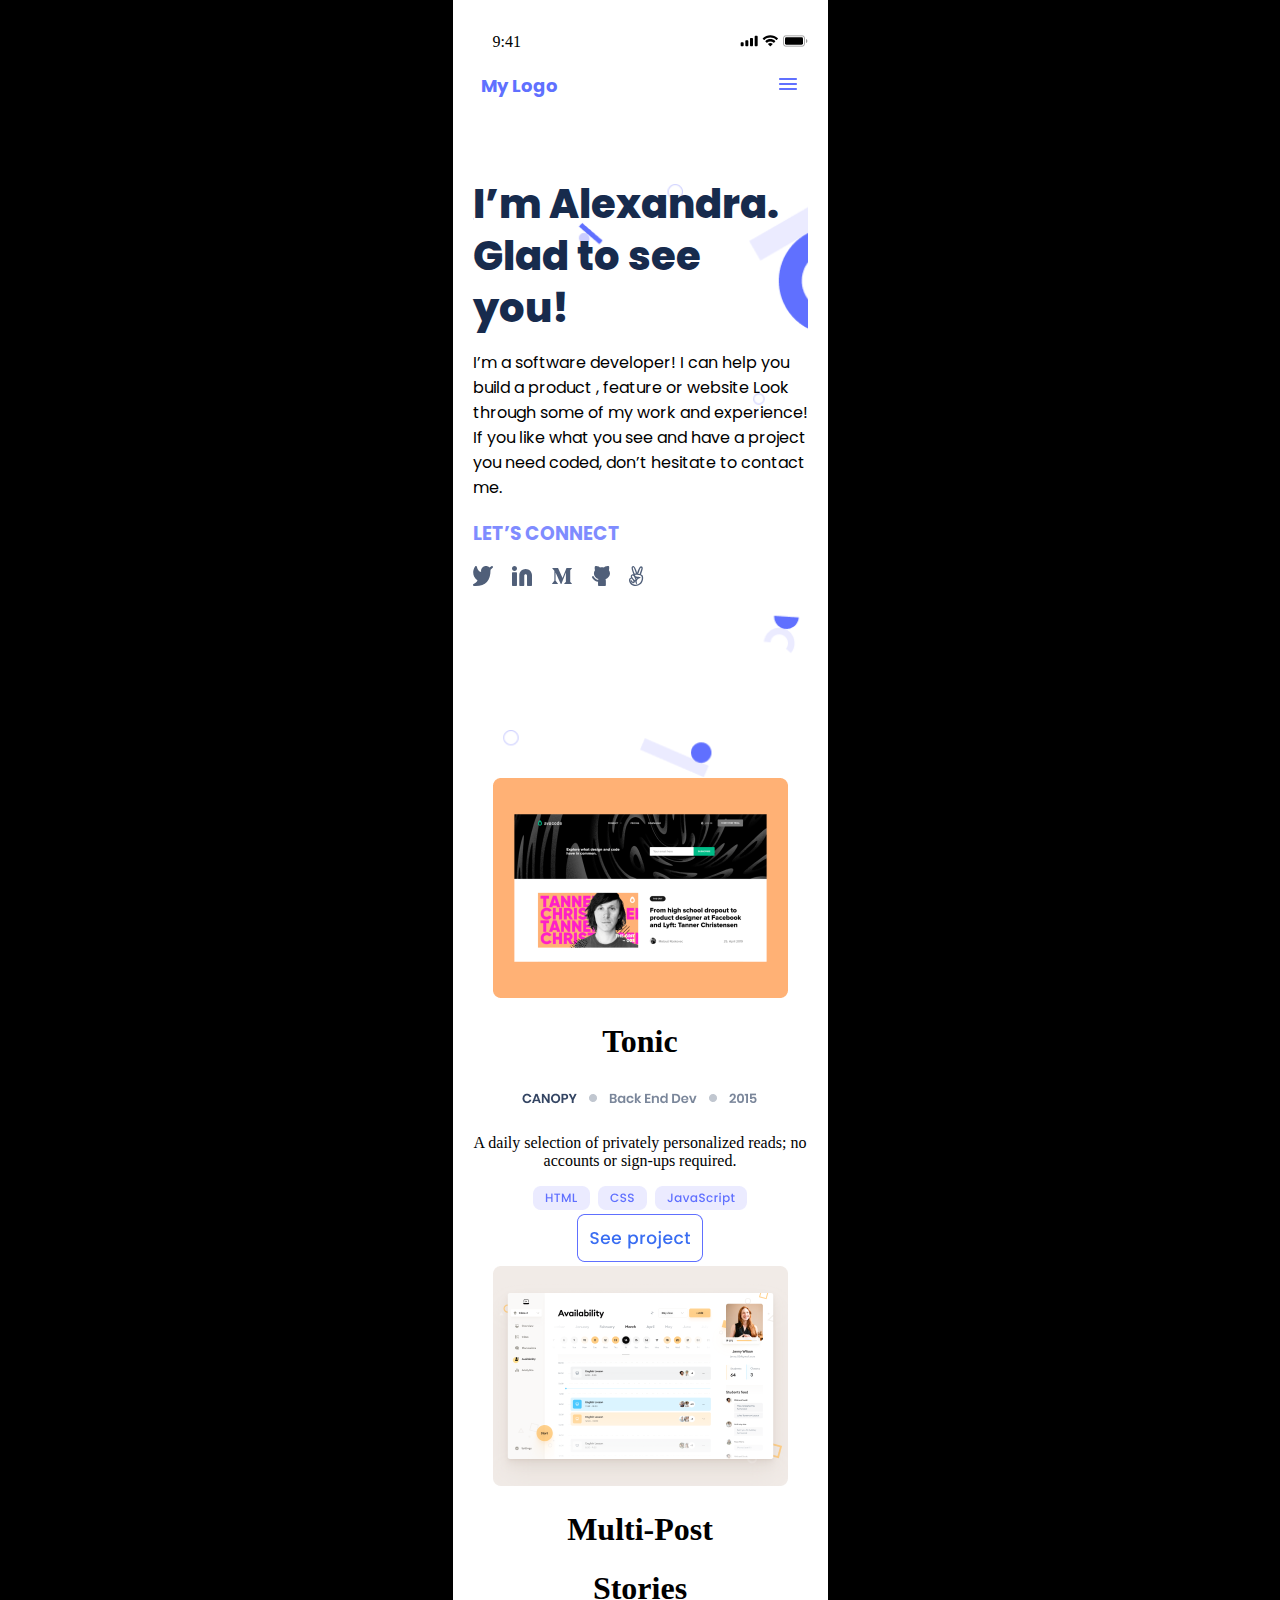
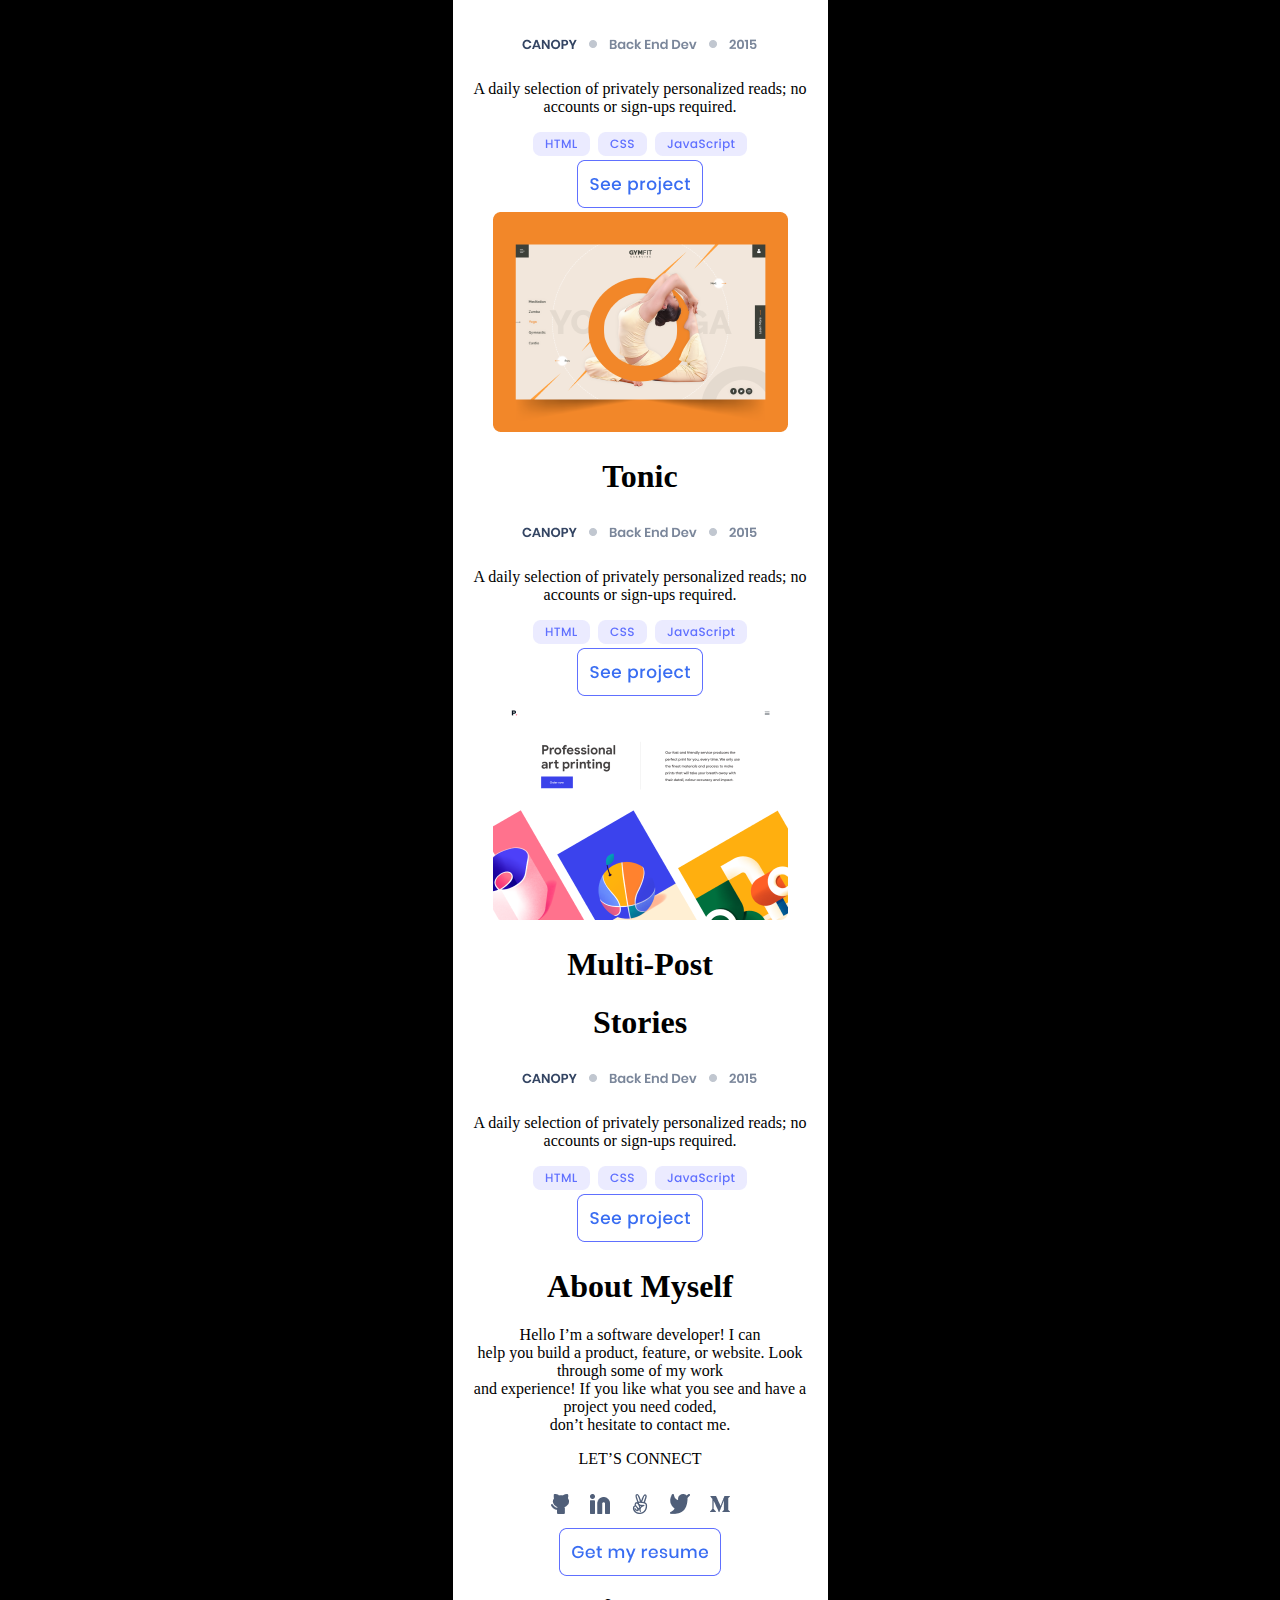
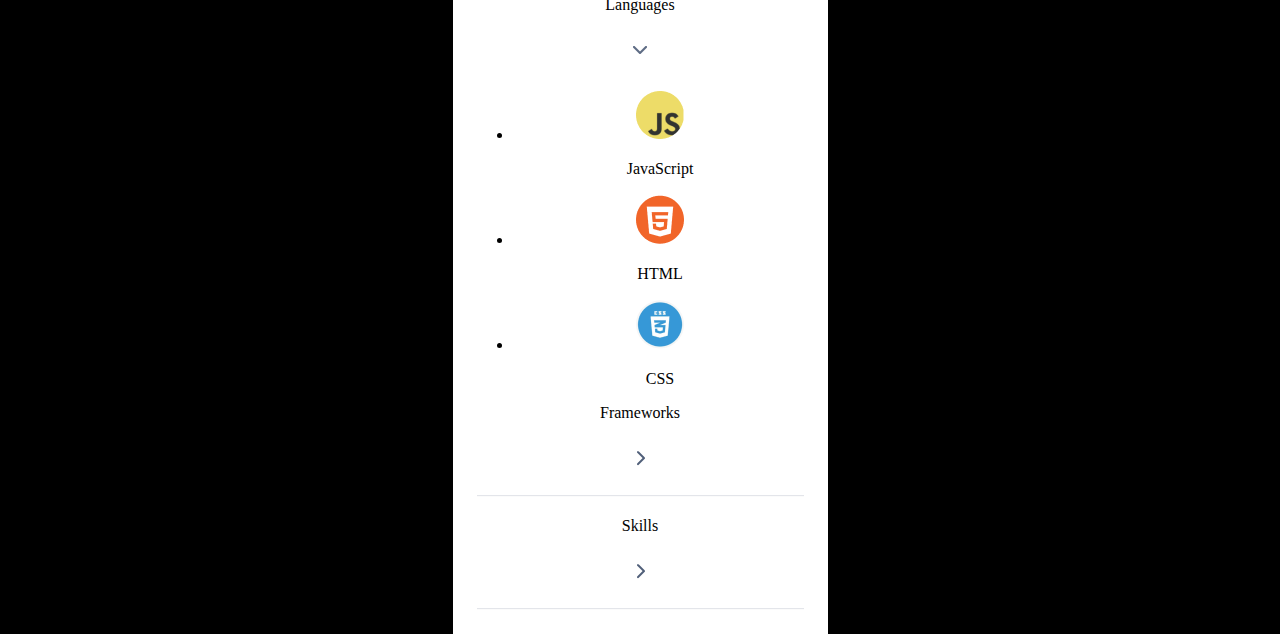
<file: figma-clone/semester_4/project.html>
<!DOCTYPE html>
<html lang="en">
<head>
    <meta charset="UTF-8">
    <meta name="viewport" content="width=device-width, initial-scale=1.0">
    <title>Your Page Title</title>
    <link rel="stylesheet" href="style.css"> <!-- Link to your CSS file -->
    <link rel="stylesheet" href="https://fonts.googleapis.com/css2?family=Poppins&display=swap">

</head>
<body>
    <section class="mobile-container">

    <header>
        <div class="top-bar">
            <div class="time">
             <span>9:41</span>   
            </div>
            <div class="battery-status">
                <svg xmlns="http://www.w3.org/2000/svg" width="68" height="12" viewBox="0 0 68 12" fill="none">
                    <rect opacity="0.35" x="43.5" y="0.833252" width="21" height="10.3333" rx="2.16667" stroke="black"/>
                    <path opacity="0.4" d="M66 3.99988V7.99988C66.8047 7.6611 67.328 6.87301 67.328 5.99988C67.328 5.12674 66.8047 4.33865 66 3.99988Z" fill="black"/>
                    <rect x="45" y="2.33325" width="18" height="7.33333" rx="1.33333" fill="black"/>
                    <path fill-rule="evenodd" clip-rule="evenodd" d="M30.33 2.60802C32.5459 2.60811 34.677 3.45955 36.283 4.98635C36.4039 5.10422 36.5972 5.10274 36.7163 4.98302L37.8723 3.81635C37.9326 3.75563 37.9662 3.67338 37.9657 3.58779C37.9652 3.50221 37.9306 3.42036 37.8696 3.36035C33.6545 -0.679198 27.0047 -0.679198 22.7896 3.36035C22.7286 3.42032 22.6939 3.50215 22.6934 3.58773C22.6928 3.67331 22.7264 3.75558 22.7866 3.81635L23.943 4.98302C24.062 5.10292 24.2554 5.10441 24.3763 4.98635C25.9825 3.45945 28.1139 2.60801 30.33 2.60802ZM30.33 6.40368C31.5475 6.40361 32.7215 6.85614 33.624 7.67335C33.746 7.78933 33.9383 7.78682 34.0573 7.66768L35.212 6.50102C35.2728 6.43982 35.3065 6.3568 35.3056 6.27054C35.3048 6.18427 35.2693 6.10196 35.2073 6.04202C32.4591 3.48563 28.2032 3.48563 25.455 6.04202C25.3929 6.10196 25.3575 6.18432 25.3567 6.27061C25.3558 6.3569 25.3897 6.43991 25.4506 6.50102L26.605 7.66768C26.724 7.78682 26.9162 7.78933 27.0383 7.67335C27.9402 6.85668 29.1133 6.40419 30.33 6.40368ZM32.643 8.9575C32.6447 9.04401 32.6107 9.12741 32.549 9.18802L30.5516 11.2037C30.4931 11.2629 30.4133 11.2963 30.33 11.2963C30.2467 11.2963 30.1668 11.2629 30.1083 11.2037L28.1106 9.18802C28.0489 9.12737 28.015 9.04394 28.0168 8.95743C28.0186 8.87092 28.0561 8.789 28.1203 8.73102C29.3959 7.65213 31.2641 7.65213 32.5396 8.73102C32.6038 8.78905 32.6412 8.87099 32.643 8.9575Z" fill="black"/>
                    <path fill-rule="evenodd" clip-rule="evenodd" d="M16.666 0.666748H15.666C15.1137 0.666748 14.666 1.11446 14.666 1.66675V10.3334C14.666 10.8857 15.1137 11.3334 15.666 11.3334H16.666C17.2183 11.3334 17.666 10.8857 17.666 10.3334V1.66675C17.666 1.11446 17.2183 0.666748 16.666 0.666748ZM10.9993 3.00008H11.9993C12.5516 3.00008 12.9993 3.4478 12.9993 4.00008V10.3334C12.9993 10.8857 12.5516 11.3334 11.9993 11.3334H10.9993C10.4471 11.3334 9.99935 10.8857 9.99935 10.3334V4.00008C9.99935 3.4478 10.4471 3.00008 10.9993 3.00008ZM7.33268 5.33341H6.33268C5.7804 5.33341 5.33268 5.78113 5.33268 6.33341V10.3334C5.33268 10.8857 5.7804 11.3334 6.33268 11.3334H7.33268C7.88497 11.3334 8.33268 10.8857 8.33268 10.3334V6.33341C8.33268 5.78113 7.88497 5.33341 7.33268 5.33341ZM2.66602 7.33341H1.66602C1.11373 7.33341 0.666016 7.78113 0.666016 8.33341V10.3334C0.666016 10.8857 1.11373 11.3334 1.66602 11.3334H2.66602C3.2183 11.3334 3.66602 10.8857 3.66602 10.3334V8.33341C3.66602 7.78113 3.2183 7.33341 2.66602 7.33341Z" fill="black"/>
                  </svg>
            </div>
        </div>
        <!-- logo and hamberger -->
        <div class="second-bar">
            <div class="logo">
                My Logo
            </div>
            <div class="hamb">
                <svg xmlns="http://www.w3.org/2000/svg" width="24" height="24" viewBox="0 0 24 24" fill="none">
                    <path fill-rule="evenodd" clip-rule="evenodd" d="M3 7C3 6.44772 3.44772 6 4 6H20C20.5523 6 21 6.44772 21 7C21 7.55228 20.5523 8 20 8H4C3.44772 8 3 7.55228 3 7ZM3 12C3 11.4477 3.44772 11 4 11L20 11C20.5523 11 21 11.4477 21 12C21 12.5523 20.5523 13 20 13L4 13C3.44772 13 3 12.5523 3 12ZM4 16C3.44772 16 3 16.4477 3 17C3 17.5523 3.44772 18 4 18H20C20.5523 18 21 17.5523 21 17C21 16.4477 20.5523 16 20 16H4Z" fill="#6070FF"/>
                  </svg>
            </div>
        </div>
    </header>

    <main>
       <section class="hero">
        <h1 class="hero-title">I’m Alexandra.
            Glad to see you!</h1>
            <p class="hero-para">I’m a software developer! I can help you build a product , feature or website Look through some of my work and experience! If you like what you see and have a project you need coded, don’t hesitate to contact me.</p>
            <h3 class="social-text">LET’S CONNECT</h3>
            <div class="social-icons">
                <svg xmlns="http://www.w3.org/2000/svg" width="171" height="20" viewBox="0 0 171 20" fill="none">
                    <path d="M162.548 20C167.244 20 170.167 16.5392 170.167 12.0742C170.167 10.3908 169.893 8.87083 167.982 8.41417C168.447 7.14083 169.788 3.4575 169.788 2.2775C169.788 1.23833 169.163 0.3675 168.049 0.3675C166.273 0.3675 164.682 5.51167 164.183 6.73833C163.798 5.625 161.991 0 160.398 0C159.161 0 158.58 0.894167 158.58 2.01917C158.58 3.39833 159.941 6.9725 160.434 8.3475C160.184 8.2575 159.913 8.17917 159.638 8.17917C158.706 8.17917 157.715 9.31583 157.715 10.2342C157.715 10.5817 157.91 11.07 158.033 11.3942C156.565 11.785 156 12.7458 156 14.195C155.996 17.015 158.719 20 162.548 20ZM166.573 4.21917C166.733 3.73833 167.413 1.7075 168.049 1.7075C168.392 1.7075 168.483 2.055 168.483 2.3325C168.483 3.07833 166.948 7.2 166.608 8.11333L165.255 7.87917L166.573 4.21917ZM159.83 1.8875V1.88667C159.83 1.42167 160.408 0.101667 161.673 3.72667L163.05 7.645C162.429 7.59417 161.948 7.5275 161.642 7.7C161.208 6.575 159.83 3.02417 159.83 1.8875ZM159.738 9.53083L159.739 9.53167C160.905 9.53167 162.41 13.2267 162.41 13.7267C162.41 13.9258 162.215 14.1717 161.988 14.1717C161.156 14.1717 158.927 11.1675 158.927 10.355C158.93 10.0542 159.432 9.53083 159.738 9.53083ZM158.398 12.5892C158.852 12.5892 160.559 14.945 160.559 15.445C160.559 15.6367 160.253 15.7692 160.094 15.7692C159.453 15.7692 159.203 15.1633 158.061 13.7617C156.878 14.9217 158.877 17.1558 160.382 17.1558C161.42 17.1558 162.097 16.2108 161.894 15.515C162.042 15.515 162.224 15.5267 162.36 15.4917C162.404 16.55 162.723 17.8117 164.02 17.9017C164.02 17.8667 164.1 17.6242 164.1 17.6125C164.1 16.9325 163.678 16.3392 163.678 15.6475C163.678 14.5417 164.542 13.4717 165.418 12.8467C165.736 12.6125 166.123 12.4675 166.496 12.335C166.883 12.1908 167.293 12.0225 167.586 11.7333C167.542 11.2958 167.359 10.9092 166.913 10.9092C165.811 10.9092 162.113 11.0658 162.113 9.35833C162.113 9.09667 162.118 8.84667 162.807 8.84667C164.093 8.84667 167.357 9.15917 168.312 9.98333C169.032 10.6125 169.279 14.405 167.078 16.8075L167.075 16.8083C165.917 18.0583 164.436 18.7067 162.708 18.7067C160.344 18.7067 158.477 17.4333 157.578 15.2575C156.897 13.5625 157.729 12.5892 158.398 12.5892ZM163.149 11.8858C163.537 12.0075 163.934 12.0433 164.333 12.1208C164.038 12.3317 163.776 12.59 163.524 12.8667C163.413 12.535 163.277 12.2108 163.149 11.8858Z" fill="#505F79"/>
                    <path d="M97.4042 3.88042L99 2.33768V2H93.4717L89.5317 11.9099L85.0492 2H79.2525V2.33768L81.1167 4.60547C81.2983 4.77305 81.3933 5.01811 81.3692 5.26484V14.1768C81.4267 14.4977 81.3233 14.8278 81.1 15.0611L79 17.6328V17.9663H84.9542V17.6286L82.8542 15.0611C82.6267 14.8269 82.5192 14.5027 82.565 14.1768V6.46821L87.7917 17.9705H88.3992L92.8933 6.46821V15.6312C92.8933 15.8728 92.8933 15.9225 92.7367 16.0808L91.12 17.6615V18H98.9633V17.6623L97.405 16.1204C97.2683 16.016 97.1975 15.8408 97.2267 15.6707V4.33011C97.1975 4.15916 97.2675 3.984 97.4042 3.88042Z" fill="#505F79"/>
                    <path d="M52.6448 3.03455C49.1561 3.03455 46.2891 5.86213 46.2891 9.37937V19.3104C46.2891 19.6897 46.5999 20.0001 46.9799 20.0001H50.5723C50.9523 20.0001 51.2632 19.6897 51.2632 19.3104V9.65524C51.2632 8.89661 51.8849 8.27592 52.6448 8.27592C53.4048 8.27592 54.0265 8.89661 54.0265 9.65524V19.3104C54.0265 19.6897 54.3374 20.0001 54.7174 20.0001H58.3098C58.6898 20.0001 59.0006 19.6897 59.0006 19.3104V9.37937C59.0006 5.89662 56.1682 3.03455 52.6448 3.03455Z" fill="#505F79"/>
                    <path d="M41.487 0C40.1054 0 39 1.10345 39 2.48276C39 3.86207 40.1054 4.96552 41.487 4.96552C42.8687 4.96552 43.9741 3.86207 43.9741 2.48276C43.9741 1.10345 42.8687 0 41.487 0Z" fill="#505F79"/>
                    <path d="M43.2832 6.27588H39.6908C39.3109 6.27588 39 6.58622 39 6.96553V19.3104C39 19.6897 39.3109 20 39.6908 20H43.2832C43.6632 20 43.9741 19.6897 43.9741 19.3104V6.96553C43.9741 6.58622 43.6632 6.27588 43.2832 6.27588Z" fill="#505F79"/>
                    <path d="M136.985 7.46114C136.985 6.32124 136.619 5.25043 135.921 4.31779C136.187 3.41969 136.253 2.27979 136.187 0.967185C136.153 0.414508 135.721 0 135.189 0C134.889 0 132.36 0.0345423 130.896 1.38169C129.632 1.1399 128.301 1.1399 127.004 1.38169C125.573 0.0345423 123.044 0 122.712 0C122.179 0 121.747 0.414508 121.713 0.967185C121.614 2.27979 121.713 3.41969 121.98 4.31779C121.281 5.28497 120.915 6.35579 120.915 7.46114C120.915 9.8791 122.712 12.0553 125.44 13.0915C125.34 13.2988 125.274 13.5406 125.207 13.7824C122.312 13.4715 120.948 10.7427 120.882 10.639C120.649 10.1209 120.05 9.91364 119.551 10.19C119.052 10.4318 118.852 11.0535 119.118 11.5717C119.185 11.7444 121.015 15.4404 125.041 15.8549V18.9637C125.041 19.5509 125.473 20 126.039 20H131.861C132.427 20 132.86 19.5509 132.86 18.9637V14.8532C132.86 14.2314 132.726 13.6442 132.494 13.1261C135.189 12.0553 136.985 9.91364 136.985 7.46114Z" fill="#505F79"/>
                    <path d="M19.7587 0.394423C19.4253 -0.00424693 18.8587 -0.103914 18.4253 0.195088L16.492 1.52399C15.592 0.560536 14.3253 0.0289756 12.9587 0.0289756C10.2587 0.0289756 8.02532 2.22166 8.02532 4.94591C8.02532 5.34458 8.05865 5.71002 8.15865 6.07547C5.82532 5.57713 4.42532 3.88279 3.89198 0.826316C3.82532 0.427646 3.52532 0.128643 3.12532 0.0289756C2.75865 -0.070692 2.35865 0.0954206 2.12532 0.394423C2.05865 0.460868 -3.44135 8.10205 4.52532 14.5804C3.75865 16.2083 1.45865 17.6037 0.558651 18.0688C0.125318 18.2681 -0.0746825 18.7332 0.0253175 19.1984C0.125318 19.6635 0.525318 19.9625 0.991984 19.9625H2.72532C12.8587 19.9625 17.4587 14.9459 17.5587 3.71667L19.6587 1.72332C20.0587 1.3911 20.092 0.793093 19.7587 0.394423Z" fill="#505F79"/>
                  </svg>
            </div>
        </main> 
       <section class="workSection">
        <div class="divNo1">
           <img class="imgs" src="Snapshoot Portfolio.png">
           <div class="textDiv1">
               <h1>Tonic</h1>
              <img class="img1" src="Frame 2.png" >
              <p>A daily selection of privately personalized reads; no accounts or sign-ups required.
              </p>
              <img class="img2" src="Tags.png">
              <img class="img3" src="SeeProject.png">
           </div>
           </div>
        <div class="divNo2">
           <img class="imgs" src="Snapshoot Portfolio (1).png">
           <h1>Multi-Post</h1>
           <h1 class="stories"> Stories</h1>
           <img class="img1" src="Frame 2.png" >
           <p>A daily selection of privately personalized reads; no accounts or sign-ups required.
           </p>
           <img class="img2" src="Tags.png">
              <img class="img3" src="SeeProject.png">
        </div>
   
        
        <div class="divNo3">
           <img class="imgs" src="Snapshoot Portfolio (2).png">
           <div class="textDiv1">
               <h1>Tonic</h1>
              <img class="img1" src="Frame 2.png" >
              <p>A daily selection of privately personalized reads; no accounts or sign-ups required.
              </p>
              <img class="img2" src="Tags.png">
              <img class="img3" src="SeeProject.png">
           </div>
        </div>
   
        <div class="divNo2">
           <img class= "imgs" src="Snapshoot Portfolio (3).png">
           <h1>Multi-Post</h1>
           <h1 class="stories"> Stories</h1>
           <img class="img1" src="Frame 2.png" >
           <p>A daily selection of privately personalized reads; no accounts or sign-ups required.
           </p>
           <img class="img2" src="Tags.png">
              <img class="img3" src="SeeProject.png">
        </div>
        
        <div class="aboutMe">
        <div class="aboutMeText">
            <h1>About Myself</h1>
           </div>
           <div class="primary-text3">
               <p class="text-content">Hello I’m a software developer! I can <br> help you build a product, feature, or website. Look through some of my work <br>and experience! If you like what you see and have a project you need coded,<br>don’t hesitate to contact me.</p>
           </div>
           <div class="social-media2">
               
               <div class="supporting-text2">
                   <p>LET’S CONNECT</p>
                   <img  src="Frame 1.png">
                   <img class="resume" src="Resume.png">
                    <div class="langintro">
                    <p> Languages</p>
                        <img class="dropdown" src="DROPDOWN.png">
                    </div>
                      <div class="languages">
                       <ul>
                        <li class="js">
                            <img class="jsicon" src="Ellipse 1.png">
                           <p class="jstitle">JavaScript</p>
                        </li>
                        <li class="js">
                            <img class="jsicon" src="Ellipse 1 (1).png">
                           <p class="jstitle">HTML</p>
                        </li>
                        <li class="js">
                            <img class="jsicon" src="Ellipse 1 (2).png">
                           <p class="jstitle">CSS</p>
                        </li>
                      </ul>
                    </div>

                    <div class="frameworks">
                        <p> Frameworks</p>
                            <img class="rightbtn" src="Disabled.png">
                        </div>
                        <img src="Separator Bottom.png">
                        <div class="skills">
                            <p> Skills</p>
                                <img class="rightbtn" src="Disabled.png">
                            </div>
                            <img src="Separator Bottom.png">
               </div>
               
           </div>
           
       </div>

       
       </section>
      
</section>

    <footer>
        <!-- Footer content goes here -->
    </footer>
</section>
</body>
</html>
</file>
<file: figma-clone/semester_4/style.css>
/* Apply a black background to the entire body */
body {
    background-color: black;
    margin: 0; 
    padding: 0; 
    display: flex;
    justify-content: center; 
    align-items:start; 
}


.mobile-container {
    background-color: white; 
    max-width: 375px;
    width: 100%;
    padding: 20px; 
    box-sizing: border-box; 
    text-align: center; 
    color: black; 
}
/* top bar */
.top-bar{
display: flex;
flex-direction: row;
align-items: center;
justify-content: space-between;
height: 44px;
}
.time span{
    font-weight: 500;
    padding-left: 20px;
}
/* logo and hamberger */
.second-bar{
display: flex;
flex-direction: row;
justify-content: space-between;
align-items: center;
}
.logo{
color: var(--primary-b-400, #6070FF);
font-size: 18px;
font-family: Poppins;
font-style: normal;
font-weight: 700;
line-height: 20px;
padding: 8px;
}
.hamb{
    padding: 8px;
}
.hero{
    height: 600px;
}
.hero-title{
    font-family: Poppins;
    margin-top: 70px;
    margin-bottom: unset;
    font-size: 40px;
    font-weight: 800;
    text-align: left;
    color: #172B4D;
    margin-right: 15px;
    line-height: 52px; 
}
.hero-para{
  font-family: Poppins;
 text-align: left;
 font-size: 16px;
 font-weight: 400;
}
.social-text{
    font-family: Poppins;
    text-align: left;
    color: #7F8CFF;
    
}
.social-icons{
  text-align: left;
}
main{
    
background-image: url('header-shapes\ mobile.png');
background-repeat: no-repeat;
background-position: top;
background-size: cover;
}
</file>
